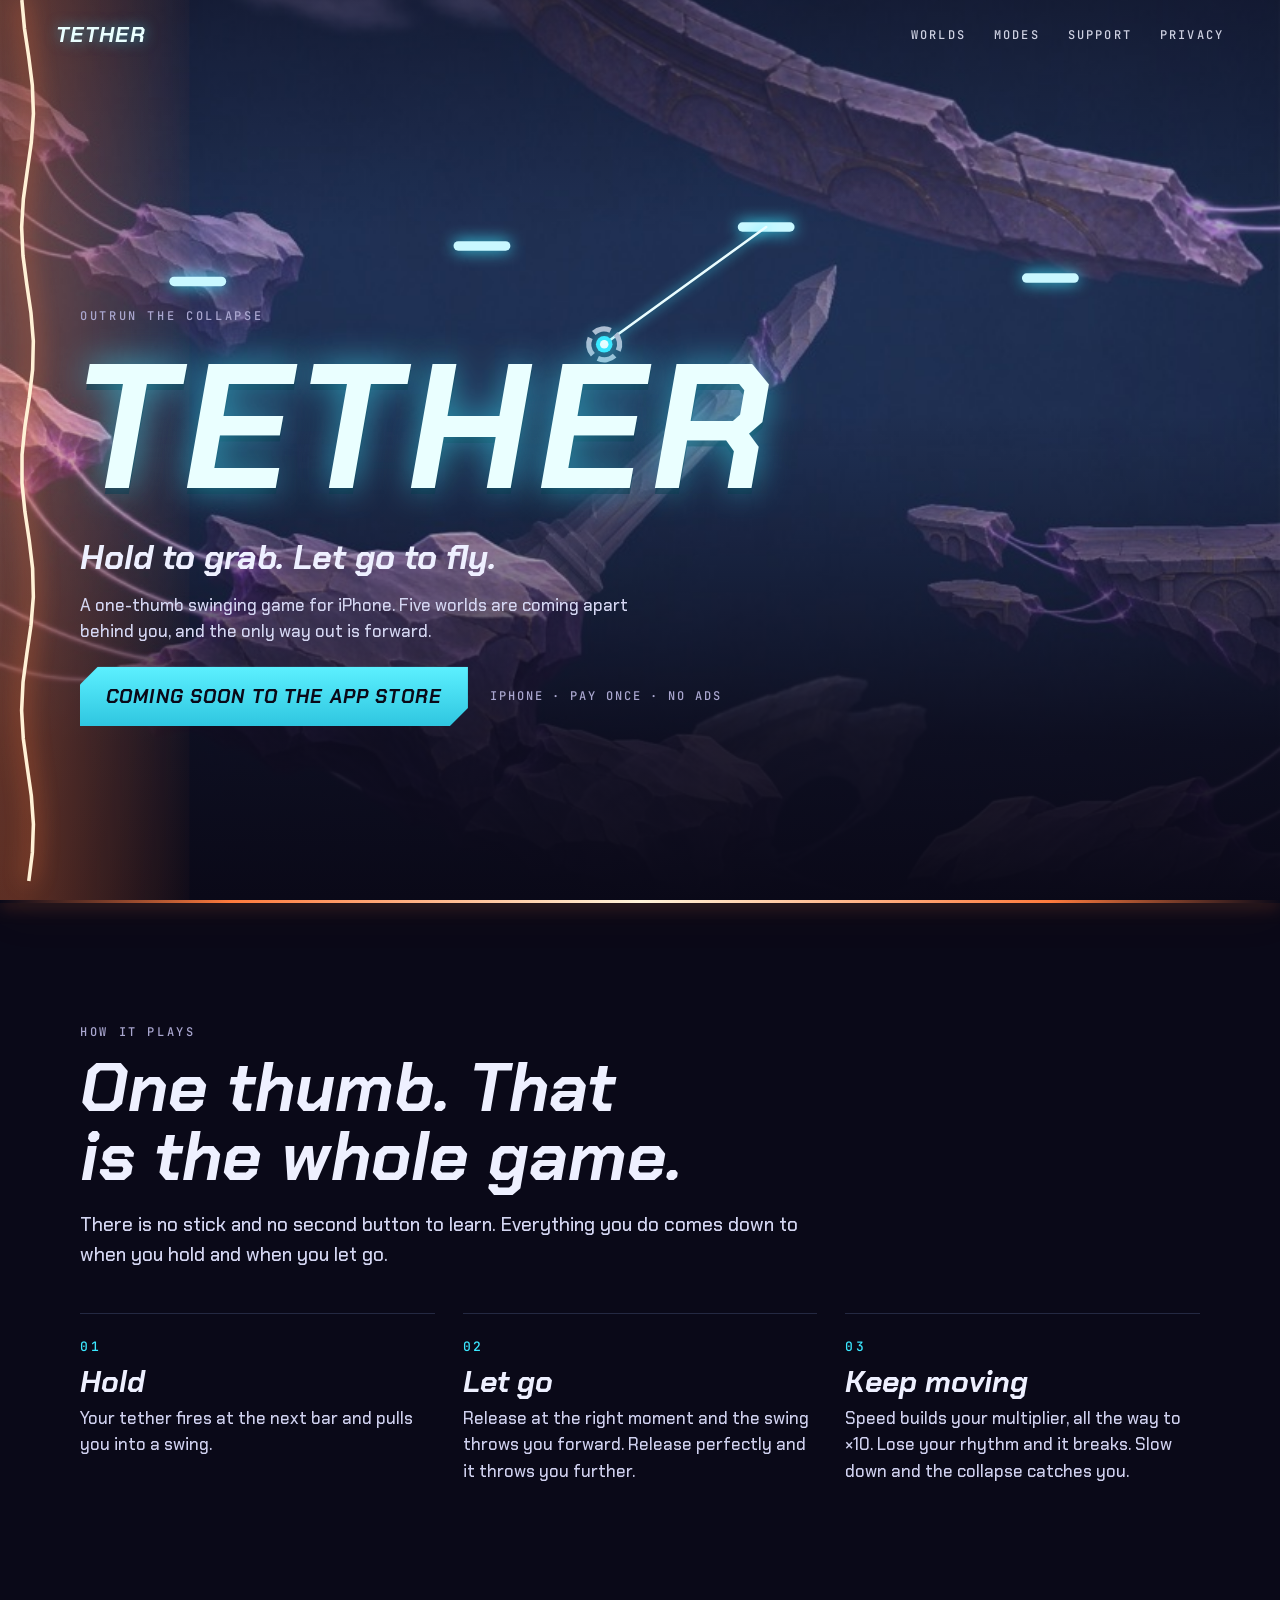
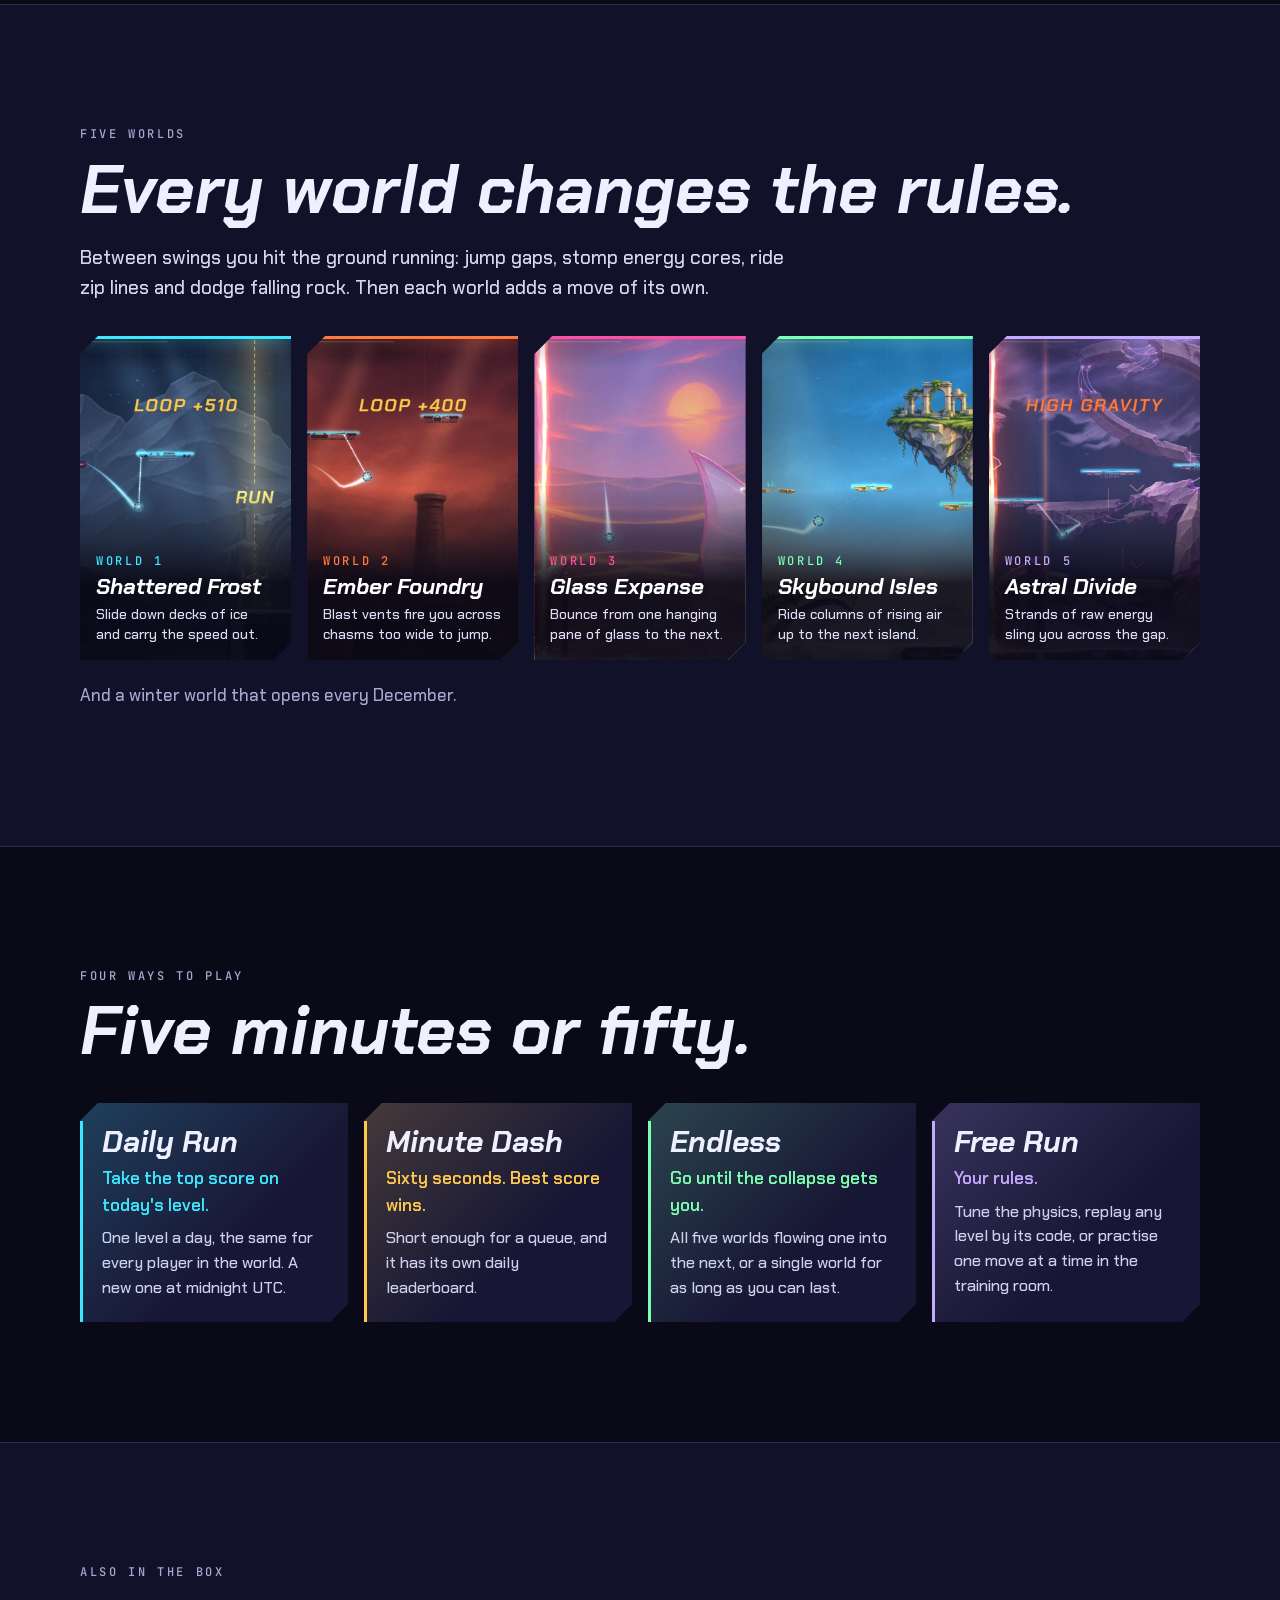
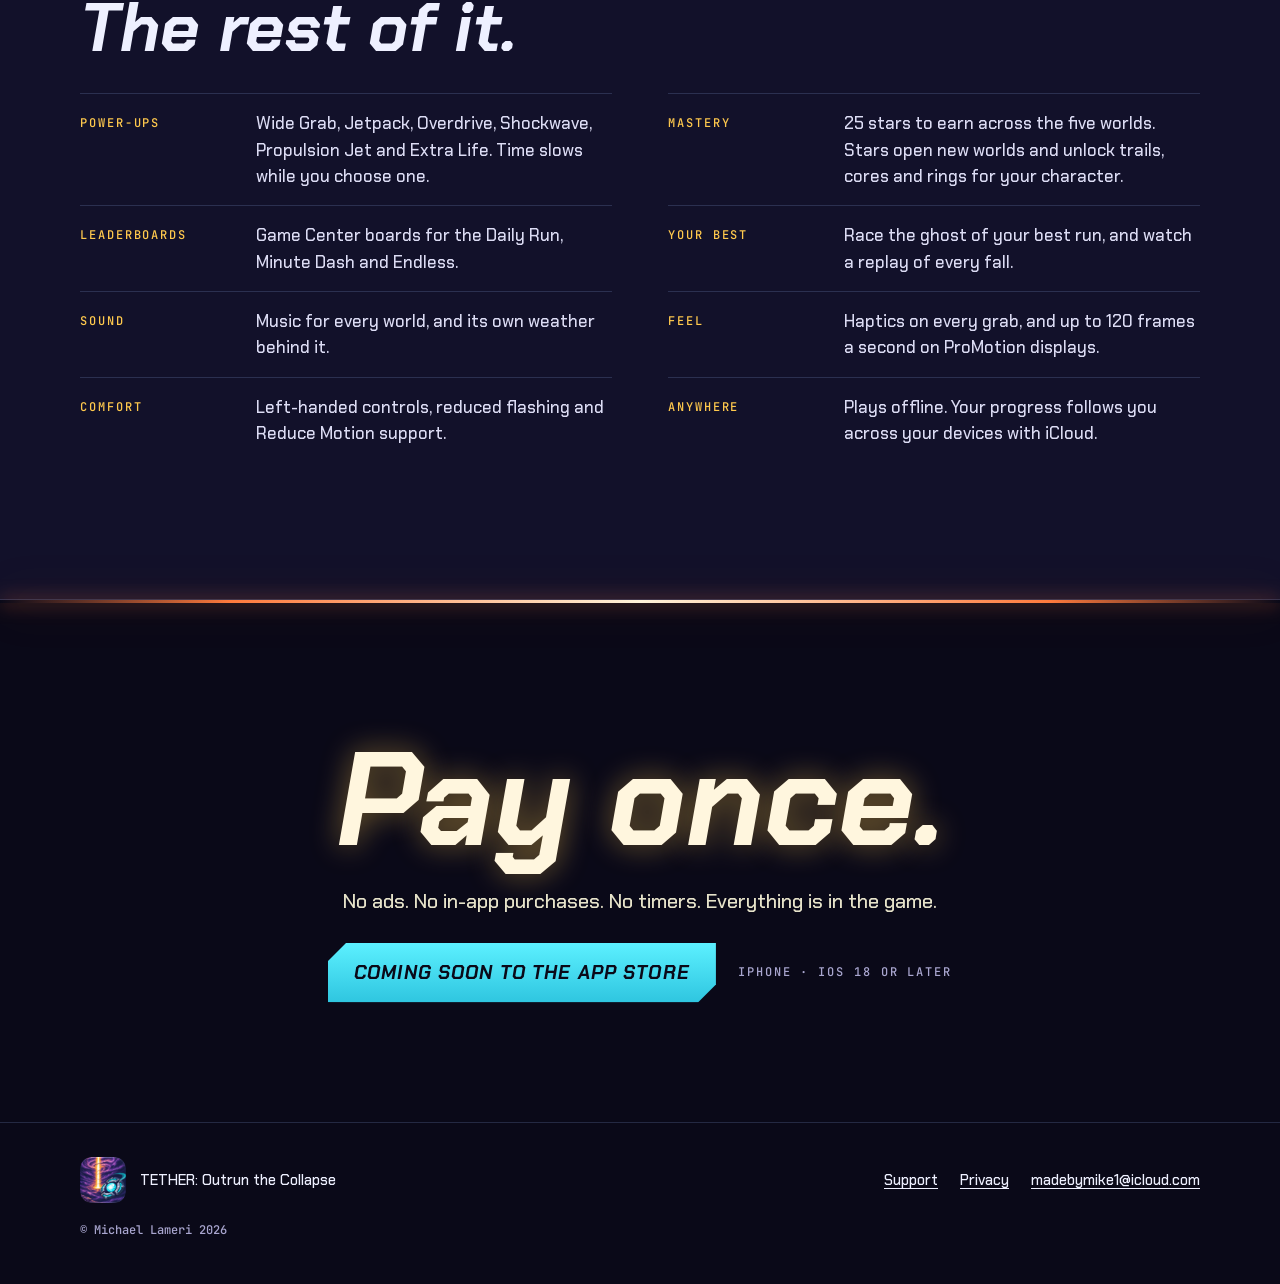
<file: index.html>
<!doctype html>
<html lang="en">
<head>
<meta charset="utf-8">
<meta name="viewport" content="width=device-width, initial-scale=1, viewport-fit=cover">
<title>TETHER: Outrun the Collapse</title>
<meta name="description" content="A one-thumb swinging game for iPhone. Hold to grab, let go to fly, and stay ahead of the collapse through five worlds. Pay once: no ads, no in-app purchases.">
<meta name="theme-color" content="#0a0918">
<meta property="og:title" content="TETHER: Outrun the Collapse">
<meta property="og:description" content="Hold to grab. Let go to fly. A one-thumb swinging game for iPhone.">
<meta property="og:type" content="website">
<meta property="og:image" content="assets/img/icon.png">
<link rel="icon" href="assets/img/favicon.png">
<link rel="apple-touch-icon" href="assets/img/icon.png">
<link rel="stylesheet" href="styles.css">
</head>
<body>

<header class="top">
  <a class="mark" href="index.html" aria-label="TETHER, home">TETHER</a>
  <nav aria-label="Site">
    <a href="#worlds">Worlds</a>
    <a href="#modes">Modes</a>
    <a href="support.html">Support</a>
    <a href="privacy.html">Privacy</a>
  </nav>
</header>

<main>

<section class="hero" aria-labelledby="title">
  <div class="sky" style="background-image:url('assets/img/hero.jpg')"></div>
  <canvas id="swing" aria-hidden="true"></canvas>
  <div class="shade"></div>
  <div class="wrap words">
    <p class="label">Outrun the collapse</p>
    <h1 id="title">TETHER</h1>
    <p class="pitch">Hold to grab. Let go to fly.</p>
    <p class="sub">A one-thumb swinging game for iPhone. Five worlds are coming apart behind you, and the only way out is forward.</p>
    <div class="cta">
      <a class="store cut" aria-disabled="true">Coming soon to the App Store</a>
      <span class="facts">iPhone &middot; Pay once &middot; No ads</span>
    </div>
  </div>
</section>

<hr class="beam">

<section aria-labelledby="how">
  <div class="wrap">
    <p class="label">How it plays</p>
    <h2 id="how">One thumb. That is the whole game.</h2>
    <p class="lede">There is no stick and no second button to learn. Everything you do comes down to when you hold and when you let go.</p>
    <ol class="beats">
      <li>
        <span class="n">01</span>
        <h3>Hold</h3>
        <p>Your tether fires at the next bar and pulls you into a swing.</p>
      </li>
      <li>
        <span class="n">02</span>
        <h3>Let go</h3>
        <p>Release at the right moment and the swing throws you forward. Release perfectly and it throws you further.</p>
      </li>
      <li>
        <span class="n">03</span>
        <h3>Keep moving</h3>
        <p>Speed builds your multiplier, all the way to &times;10. Lose your rhythm and it breaks. Slow down and the collapse catches you.</p>
      </li>
    </ol>
  </div>
</section>

<section class="band" id="worlds" aria-labelledby="worlds-title">
  <div class="wrap">
    <p class="label">Five worlds</p>
    <h2 id="worlds-title">Every world changes the rules.</h2>
    <p class="lede">Between swings you hit the ground running: jump gaps, stomp energy cores, ride zip lines and dodge falling rock. Then each world adds a move of its own.</p>
  </div>
  <div class="worlds" aria-label="The five worlds">
    <figure class="world cut" style="--accent: var(--cyan)">
      <img src="assets/img/world-frost.jpg" width="612" height="940" loading="lazy" alt="Shattered Frost: the character swings from a bar over blue mountains toward a frozen gate.">
      <figcaption><span class="label">World 1</span><h3>Shattered Frost</h3><p>Slide down decks of ice and carry the speed out.</p></figcaption>
    </figure>
    <figure class="world cut" style="--accent: var(--ember)">
      <img src="assets/img/world-foundry.jpg" width="612" height="940" loading="lazy" alt="Ember Foundry: the character swings past a chimney and a giant gear under a red sky.">
      <figcaption><span class="label">World 2</span><h3>Ember Foundry</h3><p>Blast vents fire you across chasms too wide to jump.</p></figcaption>
    </figure>
    <figure class="world cut" style="--accent: var(--pink)">
      <img src="assets/img/world-glass.jpg" width="612" height="940" loading="lazy" alt="Glass Expanse: the collapse beam burns at the left edge of a desert sunset as the character flies ahead of it.">
      <figcaption><span class="label">World 3</span><h3>Glass Expanse</h3><p>Bounce from one hanging pane of glass to the next.</p></figcaption>
    </figure>
    <figure class="world cut" style="--accent: var(--mint)">
      <img src="assets/img/world-skybound.jpg" width="612" height="940" loading="lazy" alt="Skybound Isles: the character flies between floating islands and ruins above the clouds.">
      <figcaption><span class="label">World 4</span><h3>Skybound Isles</h3><p>Ride columns of rising air up to the next island.</p></figcaption>
    </figure>
    <figure class="world cut" style="--accent: var(--lilac)">
      <img src="assets/img/world-astral.jpg" width="612" height="940" loading="lazy" alt="Astral Divide: broken stone rings hang in a violet storm with the collapse beam close behind.">
      <figcaption><span class="label">World 5</span><h3>Astral Divide</h3><p>Strands of raw energy sling you across the gap.</p></figcaption>
    </figure>
  </div>
  <div class="wrap"><p class="worlds-note">And a winter world that opens every December.</p></div>
</section>

<section id="modes" aria-labelledby="modes-title">
  <div class="wrap">
    <p class="label">Four ways to play</p>
    <h2 id="modes-title">Five minutes or fifty.</h2>
    <div class="modes">
      <article class="mode cut" style="--accent: var(--cyan)">
        <h3>Daily Run</h3>
        <p class="line">Take the top score on today's level.</p>
        <p>One level a day, the same for every player in the world. A new one at midnight UTC.</p>
      </article>
      <article class="mode cut" style="--accent: var(--gold)">
        <h3>Minute Dash</h3>
        <p class="line">Sixty seconds. Best score wins.</p>
        <p>Short enough for a queue, and it has its own daily leaderboard.</p>
      </article>
      <article class="mode cut" style="--accent: var(--mint)">
        <h3>Endless</h3>
        <p class="line">Go until the collapse gets you.</p>
        <p>All five worlds flowing one into the next, or a single world for as long as you can last.</p>
      </article>
      <article class="mode cut" style="--accent: var(--lilac)">
        <h3>Free Run</h3>
        <p class="line">Your rules.</p>
        <p>Tune the physics, replay any level by its code, or practise one move at a time in the training room.</p>
      </article>
    </div>
  </div>
</section>

<section class="band" aria-labelledby="kit-title">
  <div class="wrap">
    <p class="label">Also in the box</p>
    <h2 id="kit-title">The rest of it.</h2>
    <dl class="kit">
      <div><dt>Power-ups</dt><dd>Wide Grab, Jetpack, Overdrive, Shockwave, Propulsion Jet and Extra Life. Time slows while you choose one.</dd></div>
      <div><dt>Mastery</dt><dd>25 stars to earn across the five worlds. Stars open new worlds and unlock trails, cores and rings for your character.</dd></div>
      <div><dt>Leaderboards</dt><dd>Game Center boards for the Daily Run, Minute Dash and Endless.</dd></div>
      <div><dt>Your best</dt><dd>Race the ghost of your best run, and watch a replay of every fall.</dd></div>
      <div><dt>Sound</dt><dd>Music for every world, and its own weather behind it.</dd></div>
      <div><dt>Feel</dt><dd>Haptics on every grab, and up to 120 frames a second on ProMotion displays.</dd></div>
      <div><dt>Comfort</dt><dd>Left-handed controls, reduced flashing and Reduce Motion support.</dd></div>
      <div><dt>Anywhere</dt><dd>Plays offline. Your progress follows you across your devices with iCloud.</dd></div>
    </dl>
  </div>
</section>

<hr class="beam">

<section class="once" aria-labelledby="once-title">
  <div class="wrap">
    <h2 id="once-title">Pay once.</h2>
    <p>No ads. No in-app purchases. No timers. Everything is in the game.</p>
    <div class="cta">
      <a class="store cut" aria-disabled="true">Coming soon to the App Store</a>
      <span class="facts">iPhone &middot; iOS 18 or later</span>
    </div>
  </div>
</section>

</main>

<footer>
  <div class="wrap">
    <div class="row">
      <div class="id"><img src="assets/img/icon.png" width="46" height="46" alt=""><span>TETHER: Outrun the Collapse</span></div>
      <nav aria-label="Footer">
        <a href="support.html">Support</a>
        <a href="privacy.html">Privacy</a>
        <a href="mailto:madebymike1@icloud.com">madebymike1@icloud.com</a>
      </nav>
    </div>
    <p class="fine">&copy; Michael Lameri 2026</p>
  </div>
</footer>

<script src="swing.js"></script>
</body>
</html>
</file>
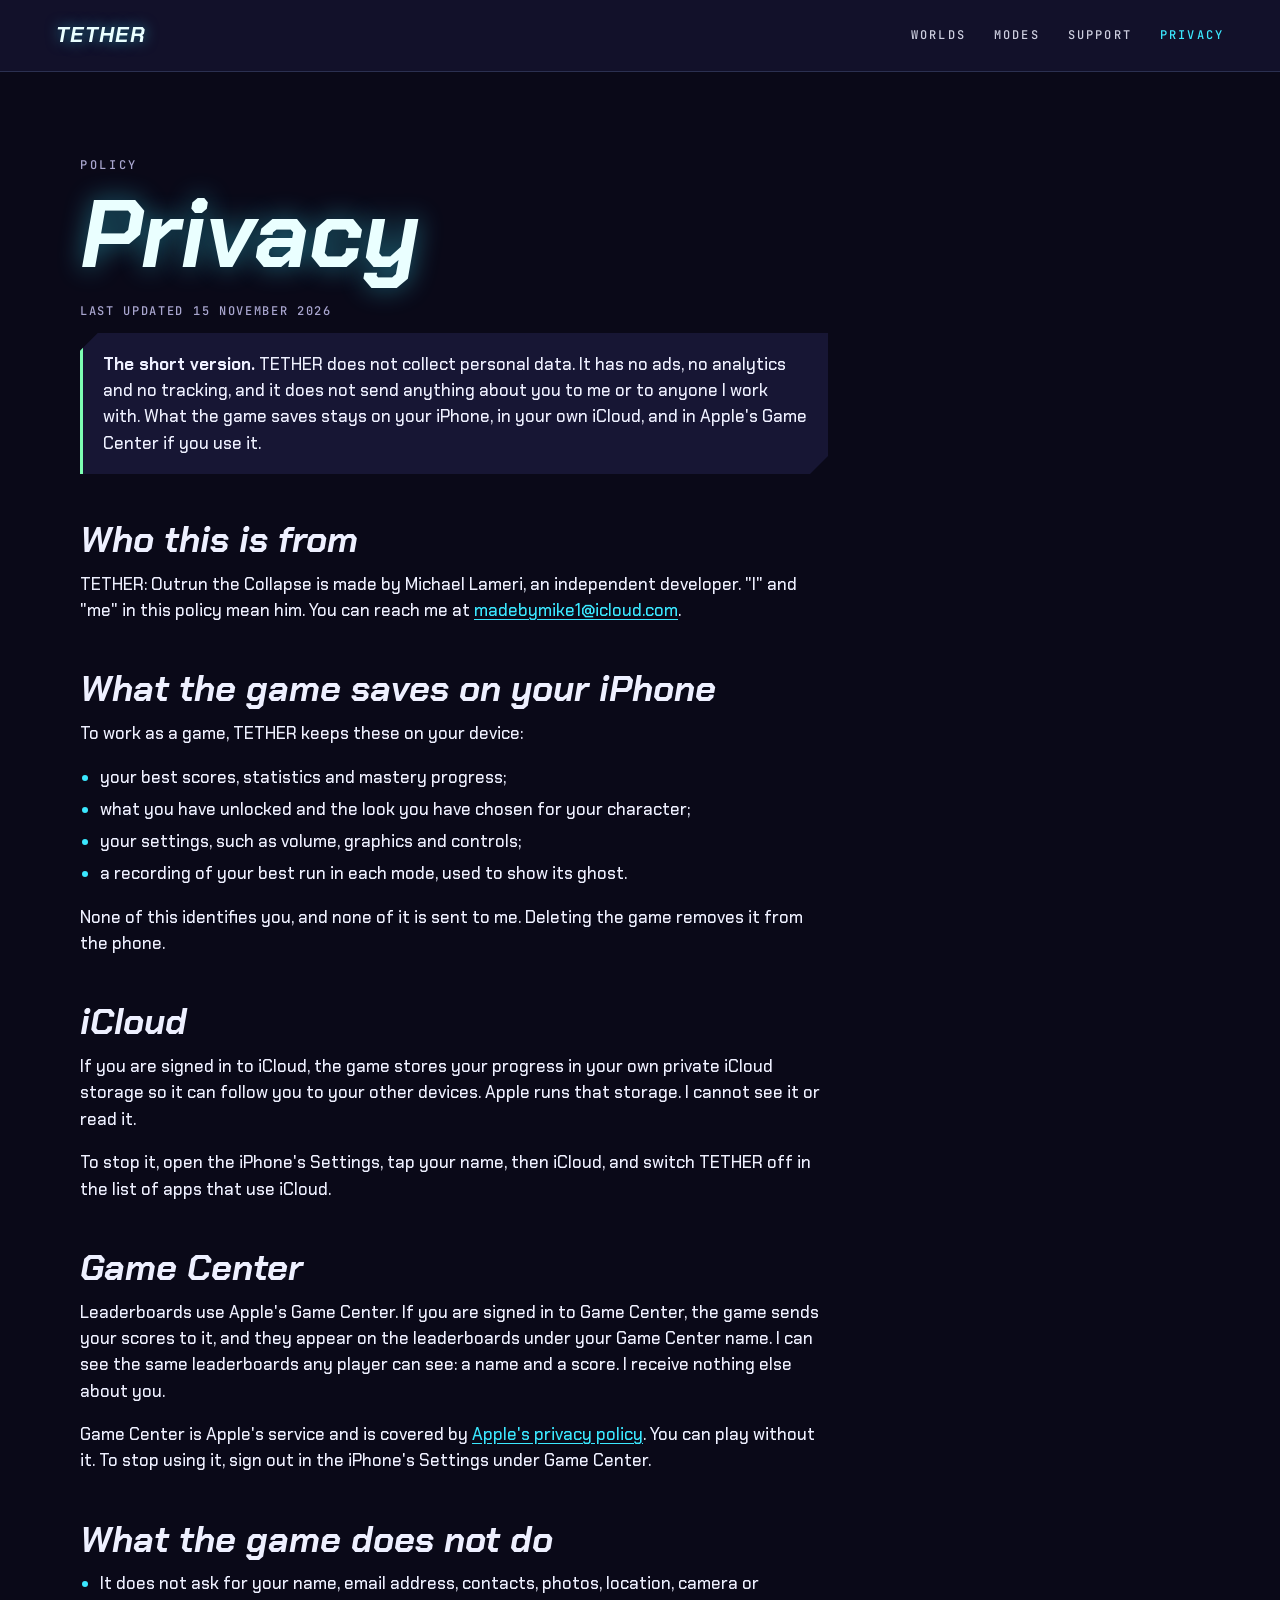
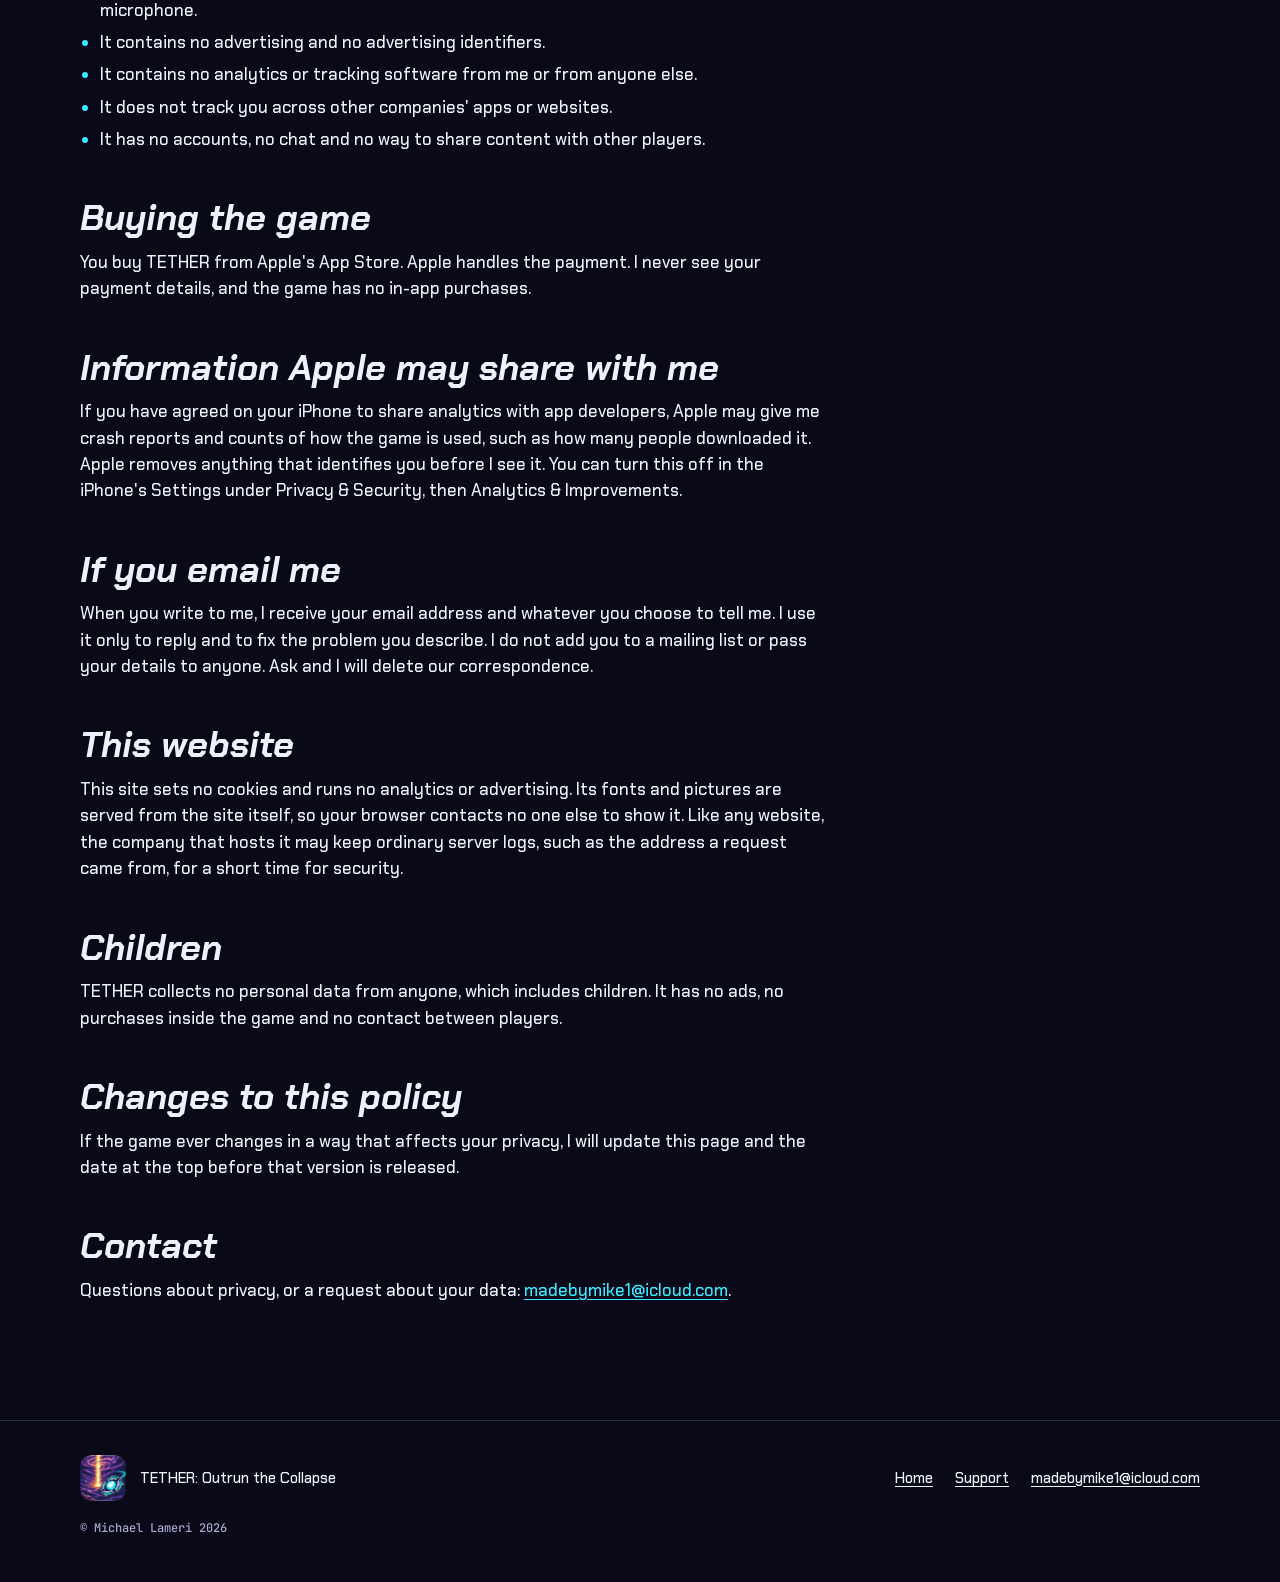
<file: privacy.html>
<!doctype html>
<html lang="en">
<head>
<meta charset="utf-8">
<meta name="viewport" content="width=device-width, initial-scale=1, viewport-fit=cover">
<title>Privacy: TETHER</title>
<meta name="description" content="The privacy policy for TETHER: Outrun the Collapse. The game collects no personal data, shows no ads and does no tracking.">
<meta name="theme-color" content="#0a0918">
<link rel="icon" href="assets/img/favicon.png">
<link rel="stylesheet" href="styles.css">
</head>
<body>

<header class="top solid">
  <a class="mark" href="index.html" aria-label="TETHER, home">TETHER</a>
  <nav aria-label="Site">
    <a href="index.html#worlds">Worlds</a>
    <a href="index.html#modes">Modes</a>
    <a href="support.html">Support</a>
    <a href="privacy.html" aria-current="page">Privacy</a>
  </nav>
</header>

<main class="page">
  <div class="wrap">
    <p class="label">Policy</p>
    <h1>Privacy</h1>
    <p class="updated">Last updated 15 November 2026</p>

    <div class="prose">

      <div class="summary-box cut">
        <p><strong>The short version.</strong> TETHER does not collect personal data. It has no ads, no analytics and no tracking, and it does not send anything about you to me or to anyone I work with. What the game saves stays on your iPhone, in your own iCloud, and in Apple's Game Center if you use it.</p>
      </div>

      <h2>Who this is from</h2>
      <p>TETHER: Outrun the Collapse is made by Michael Lameri, an independent developer. "I" and "me" in this policy mean him. You can reach me at <a href="mailto:madebymike1@icloud.com">madebymike1@icloud.com</a>.</p>

      <h2>What the game saves on your iPhone</h2>
      <p>To work as a game, TETHER keeps these on your device:</p>
      <ul>
        <li>your best scores, statistics and mastery progress;</li>
        <li>what you have unlocked and the look you have chosen for your character;</li>
        <li>your settings, such as volume, graphics and controls;</li>
        <li>a recording of your best run in each mode, used to show its ghost.</li>
      </ul>
      <p>None of this identifies you, and none of it is sent to me. Deleting the game removes it from the phone.</p>

      <h2>iCloud</h2>
      <p>If you are signed in to iCloud, the game stores your progress in your own private iCloud storage so it can follow you to your other devices. Apple runs that storage. I cannot see it or read it.</p>
      <p>To stop it, open the iPhone's Settings, tap your name, then iCloud, and switch TETHER off in the list of apps that use iCloud.</p>

      <h2>Game Center</h2>
      <p>Leaderboards use Apple's Game Center. If you are signed in to Game Center, the game sends your scores to it, and they appear on the leaderboards under your Game Center name. I can see the same leaderboards any player can see: a name and a score. I receive nothing else about you.</p>
      <p>Game Center is Apple's service and is covered by <a href="https://www.apple.com/legal/privacy/">Apple's privacy policy</a>. You can play without it. To stop using it, sign out in the iPhone's Settings under Game Center.</p>

      <h2>What the game does not do</h2>
      <ul>
        <li>It does not ask for your name, email address, contacts, photos, location, camera or microphone.</li>
        <li>It contains no advertising and no advertising identifiers.</li>
        <li>It contains no analytics or tracking software from me or from anyone else.</li>
        <li>It does not track you across other companies' apps or websites.</li>
        <li>It has no accounts, no chat and no way to share content with other players.</li>
      </ul>

      <h2>Buying the game</h2>
      <p>You buy TETHER from Apple's App Store. Apple handles the payment. I never see your payment details, and the game has no in-app purchases.</p>

      <h2>Information Apple may share with me</h2>
      <p>If you have agreed on your iPhone to share analytics with app developers, Apple may give me crash reports and counts of how the game is used, such as how many people downloaded it. Apple removes anything that identifies you before I see it. You can turn this off in the iPhone's Settings under Privacy &amp; Security, then Analytics &amp; Improvements.</p>

      <h2>If you email me</h2>
      <p>When you write to me, I receive your email address and whatever you choose to tell me. I use it only to reply and to fix the problem you describe. I do not add you to a mailing list or pass your details to anyone. Ask and I will delete our correspondence.</p>

      <h2>This website</h2>
      <p>This site sets no cookies and runs no analytics or advertising. Its fonts and pictures are served from the site itself, so your browser contacts no one else to show it. Like any website, the company that hosts it may keep ordinary server logs, such as the address a request came from, for a short time for security.</p>

      <h2>Children</h2>
      <p>TETHER collects no personal data from anyone, which includes children. It has no ads, no purchases inside the game and no contact between players.</p>

      <h2>Changes to this policy</h2>
      <p>If the game ever changes in a way that affects your privacy, I will update this page and the date at the top before that version is released.</p>

      <h2>Contact</h2>
      <p>Questions about privacy, or a request about your data: <a href="mailto:madebymike1@icloud.com?subject=TETHER%20privacy">madebymike1@icloud.com</a>.</p>

    </div>
  </div>
</main>

<footer>
  <div class="wrap">
    <div class="row">
      <div class="id"><img src="assets/img/icon.png" width="46" height="46" alt=""><span>TETHER: Outrun the Collapse</span></div>
      <nav aria-label="Footer">
        <a href="index.html">Home</a>
        <a href="support.html">Support</a>
        <a href="mailto:madebymike1@icloud.com">madebymike1@icloud.com</a>
      </nav>
    </div>
    <p class="fine">&copy; Michael Lameri 2026</p>
  </div>
</footer>

</body>
</html>
</file>
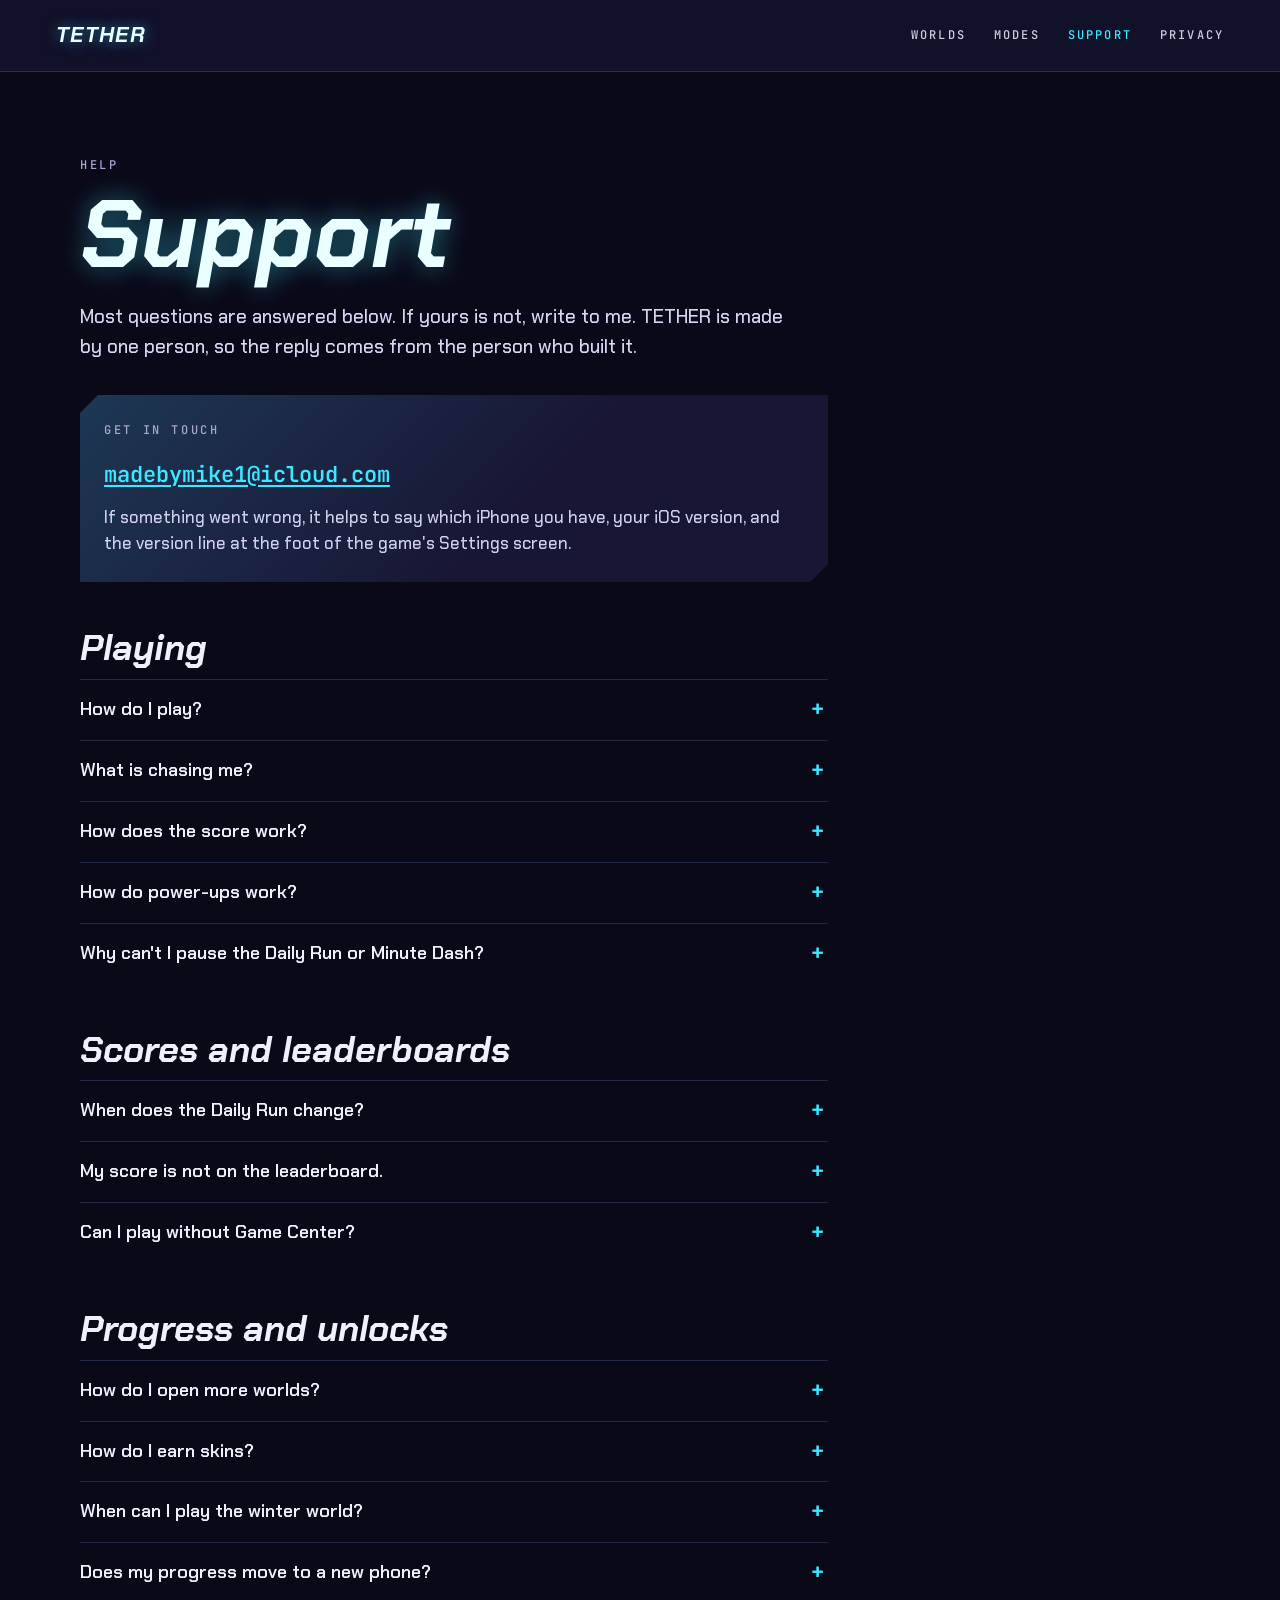
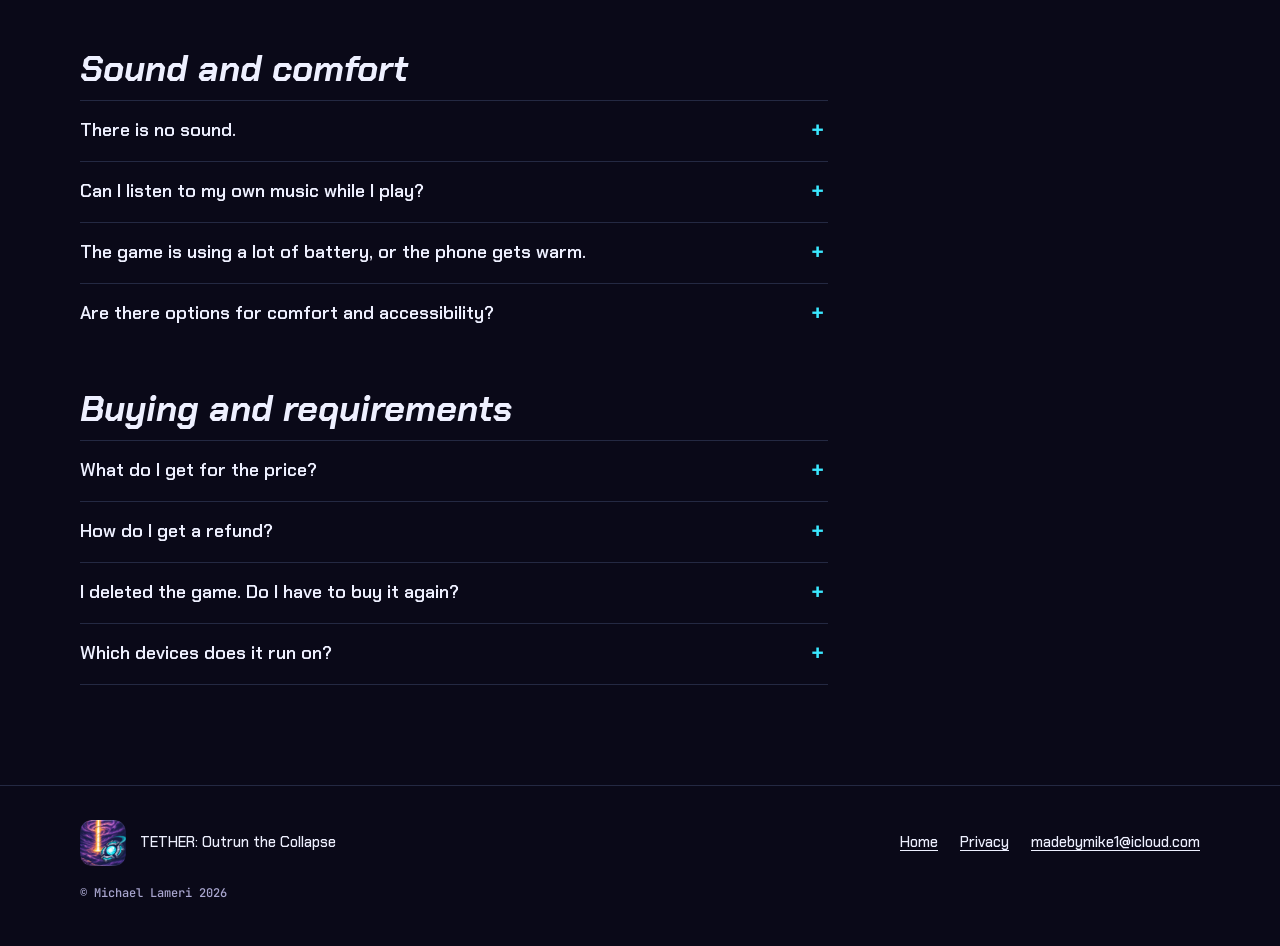
<file: support.html>
<!doctype html>
<html lang="en">
<head>
<meta charset="utf-8">
<meta name="viewport" content="width=device-width, initial-scale=1, viewport-fit=cover">
<title>Support: TETHER</title>
<meta name="description" content="Help with TETHER: Outrun the Collapse. How to play, scores and leaderboards, progress, sound, purchases, and how to get in touch.">
<meta name="theme-color" content="#0a0918">
<link rel="icon" href="assets/img/favicon.png">
<link rel="stylesheet" href="styles.css">
</head>
<body>

<header class="top solid">
  <a class="mark" href="index.html" aria-label="TETHER, home">TETHER</a>
  <nav aria-label="Site">
    <a href="index.html#worlds">Worlds</a>
    <a href="index.html#modes">Modes</a>
    <a href="support.html" aria-current="page">Support</a>
    <a href="privacy.html">Privacy</a>
  </nav>
</header>

<main class="page">
  <div class="wrap">
    <p class="label">Help</p>
    <h1>Support</h1>
    <p class="lede">Most questions are answered below. If yours is not, write to me. TETHER is made by one person, so the reply comes from the person who built it.</p>

    <div class="contact cut">
      <p class="label">Get in touch</p>
      <a class="mail" href="mailto:madebymike1@icloud.com?subject=TETHER%20support">madebymike1@icloud.com</a>
      <p>If something went wrong, it helps to say which iPhone you have, your iOS version, and the version line at the foot of the game's Settings screen.</p>
    </div>

    <div class="prose">

      <h2>Playing</h2>
      <details>
        <summary>How do I play?</summary>
        <div>
          <p>Hold anywhere on the screen to fire your tether at the next bar. You swing while you hold. Let go to fly, then hold again to catch the next bar.</p>
          <p>On the ground, in a run section, a tap is a hop and a longer hold is a higher jump. The game's Settings has a How To tab with every move, and Free Run has a training room where nothing ends the run.</p>
        </div>
      </details>
      <details>
        <summary>What is chasing me?</summary>
        <div><p>The collapse: a beam that follows you from the left and speeds up as the run goes on. If it reaches you, the run is over. There is also a void below, so falling ends the run too.</p></div>
      </details>
      <details>
        <summary>How does the score work?</summary>
        <div><p>Distance and time earn points, and both are multiplied by your multiplier, which runs from &times;1 to &times;10 and builds with speed. Clean and perfect releases, chained grabs, loops and other skilful moves push it up faster. Losing momentum breaks it.</p></div>
      </details>
      <details>
        <summary>How do power-ups work?</summary>
        <div><p>You collect them in run sections. Press the bolt button to use one: time slows while you choose. The How To tab in Settings lists what each one does.</p></div>
      </details>
      <details>
        <summary>Why can't I pause the Daily Run or Minute Dash?</summary>
        <div><p>Those two are ranked, and every player gets the same level, so pausing is off to keep it fair. If a call or a notification interrupts a run, the game holds it and counts you back in when you return. Endless runs in a single world and Free Run can be paused.</p></div>
      </details>

      <h2>Scores and leaderboards</h2>
      <details>
        <summary>When does the Daily Run change?</summary>
        <div><p>At midnight UTC, for everyone at once. The tile on the main menu counts down to the next one. Minute Dash changes at the same time.</p></div>
      </details>
      <details>
        <summary>My score is not on the leaderboard.</summary>
        <div>
          <p>Leaderboards use Apple's Game Center. Check that you are signed in: open the iPhone's Settings, then Game Center. Scores are sent when the phone is online.</p>
          <p>A Daily Run only counts for the day it was started on. A run that begins before midnight UTC and ends after it is not posted.</p>
        </div>
      </details>
      <details>
        <summary>Can I play without Game Center?</summary>
        <div><p>Yes. Everything works without it. You keep your own best scores on the phone, and only the shared leaderboards are missing.</p></div>
      </details>

      <h2>Progress and unlocks</h2>
      <details>
        <summary>How do I open more worlds?</summary>
        <div><p>With mastery stars. Each of the five worlds has five goals, and each goal you finish earns a star. Ember Foundry opens at 2 stars, Glass Expanse at 5, Skybound Isles at 9 and Astral Divide at 14. The Daily Run, Minute Dash and the Endless tour pass through every world from the start, so you can earn stars for worlds you have not opened yet.</p></div>
      </details>
      <details>
        <summary>How do I earn skins?</summary>
        <div><p>Each world has a skin in three pieces. The trail comes with that world's first star, the core with its third, and the ring with its fifth. The Progress screen, behind the star button on the main menu, shows what is next.</p></div>
      </details>
      <details>
        <summary>When can I play the winter world?</summary>
        <div><p>Solstice Hollow is open from 1 December to 6 January, by your phone's own clock. Its tile appears on the main menu during those weeks.</p></div>
      </details>
      <details>
        <summary>Does my progress move to a new phone?</summary>
        <div><p>Yes, if you are signed in to iCloud on both. Stars, unlocks and bests are kept in your own iCloud and joined together across your devices. If progress has not appeared, check that iCloud is switched on for the phone and give it a minute on a good connection.</p></div>
      </details>

      <h2>Sound and comfort</h2>
      <details>
        <summary>There is no sound.</summary>
        <div><p>The game follows the ring and silent switch, so it is quiet when the phone is on silent. Check the volume buttons too, and the four sliders under Settings, then Sound: Master, Music, Effects and Ambience.</p></div>
      </details>
      <details>
        <summary>Can I listen to my own music while I play?</summary>
        <div><p>Yes. Your music keeps playing, and the game turns its own music off while it does. You still hear the game's effects.</p></div>
      </details>
      <details>
        <summary>The game is using a lot of battery, or the phone gets warm.</summary>
        <div><p>Open Settings, then Graphics. Turning off Smooth motion holds the game at 60 frames a second, and the SAVER preset switches off the heaviest effects. Low Power Mode does the first of these for you.</p></div>
      </details>
      <details>
        <summary>Are there options for comfort and accessibility?</summary>
        <div><p>Under Settings, then Play, you can reduce flashing, switch to left-handed controls, and turn off screen shake and vibration. The game also follows the iPhone's Reduce Motion setting.</p></div>
      </details>

      <h2>Buying and requirements</h2>
      <details>
        <summary>What do I get for the price?</summary>
        <div><p>The whole game. There are no ads, no in-app purchases and nothing else to buy later.</p></div>
      </details>
      <details>
        <summary>How do I get a refund?</summary>
        <div><p>Purchases and refunds are handled by Apple. Go to <a href="https://reportaproblem.apple.com">reportaproblem.apple.com</a>, sign in, and choose the purchase.</p></div>
      </details>
      <details>
        <summary>I deleted the game. Do I have to buy it again?</summary>
        <div><p>No. Download it again from the App Store with the same Apple Account and it is free.</p></div>
      </details>
      <details>
        <summary>Which devices does it run on?</summary>
        <div><p>iPhone, with iOS 18 or later. It plays in portrait and is in English.</p></div>
      </details>

    </div>
  </div>
</main>

<footer>
  <div class="wrap">
    <div class="row">
      <div class="id"><img src="assets/img/icon.png" width="46" height="46" alt=""><span>TETHER: Outrun the Collapse</span></div>
      <nav aria-label="Footer">
        <a href="index.html">Home</a>
        <a href="privacy.html">Privacy</a>
        <a href="mailto:madebymike1@icloud.com">madebymike1@icloud.com</a>
      </nav>
    </div>
    <p class="fine">&copy; Michael Lameri 2026</p>
  </div>
</footer>

</body>
</html>
</file>
<file: styles.css>
/* TETHER: Outrun the Collapse. The site wears the game's own colours, type and cut corners. */

@font-face { font-family: "Chakra Petch"; src: url("assets/fonts/ChakraPetch-Medium.ttf") format("truetype"); font-weight: 500; font-display: swap; }
@font-face { font-family: "Chakra Petch"; src: url("assets/fonts/ChakraPetch-SemiBold.ttf") format("truetype"); font-weight: 600; font-display: swap; }
@font-face { font-family: "Chakra Petch"; src: url("assets/fonts/ChakraPetch-Bold.ttf") format("truetype"); font-weight: 700; font-display: swap; }
@font-face { font-family: "Chakra Petch"; src: url("assets/fonts/ChakraPetch-BoldItalic.ttf") format("truetype"); font-weight: 700; font-style: italic; font-display: swap; }
@font-face { font-family: "JetBrains Mono"; src: url("assets/fonts/JetBrainsMono-Variable.ttf") format("truetype"); font-weight: 100 800; font-display: swap; }

:root {
  --ink: #0a0918;
  --ink-2: #12112a;
  --panel: #171634;
  --line: rgba(155, 190, 255, 0.18);
  --text: #eef0ff;
  --muted: #a9a6cf;
  --cyan: #3be8ff;
  --pink: #ff4fa3;
  --ember: #ff7a3d;
  --gold: #ffc94d;
  --lilac: #c4aaff;
  --mint: #7dffb2;
  --display: "Chakra Petch", "Avenir Next", "Segoe UI", sans-serif;
  --mono: "JetBrains Mono", ui-monospace, "SF Mono", Menlo, monospace;
  --gutter: clamp(16px, 5vw, 56px);
  --measure: 1120px;
  --cut: 18px;
}

* { box-sizing: border-box; }
html { scroll-behavior: smooth; -webkit-text-size-adjust: 100%; }
body {
  margin: 0;
  background: var(--ink);
  color: var(--text);
  font-family: var(--display);
  font-weight: 500;
  font-size: 17px;
  line-height: 1.55;
}
img { max-width: 100%; height: auto; display: block; }
a { color: var(--cyan); text-underline-offset: 3px; }
a:hover { color: #fff; }
:focus-visible { outline: 2px solid var(--cyan); outline-offset: 3px; }
h1, h2, h3 { font-style: italic; font-weight: 700; line-height: 1.02; margin: 0; text-wrap: balance; }
p { margin: 0 0 1em; }

.wrap { width: min(100% - 2 * var(--gutter), var(--measure)); margin-inline: auto; }

/* The small spaced capitals the game uses for labels. */
.label {
  font-family: var(--mono);
  font-size: 12px;
  font-weight: 500;
  letter-spacing: 0.22em;
  text-transform: uppercase;
  color: var(--muted);
}

/* The game's cut-corner tile: top-left and bottom-right corners sliced. */
.cut {
  clip-path: polygon(var(--cut) 0, 100% 0, 100% calc(100% - var(--cut)), calc(100% - var(--cut)) 100%, 0 100%, 0 var(--cut));
}

/* Header */
.top {
  position: absolute; inset: 0 0 auto 0; z-index: 5;
  display: flex; align-items: center; justify-content: space-between; gap: 16px;
  padding: 18px var(--gutter);
}
.top .mark { font-style: italic; font-weight: 700; font-size: 22px; letter-spacing: 0.06em; color: #eaffff; text-decoration: none; text-shadow: 0 0 14px rgba(59, 232, 255, 0.55); }
.top nav { display: flex; gap: clamp(12px, 3vw, 28px); }
.top nav a { font-family: var(--mono); font-size: 12px; letter-spacing: 0.18em; text-transform: uppercase; color: var(--text); text-decoration: none; opacity: 0.85; padding: 8px 0; }
.top nav a:hover, .top nav a[aria-current] { opacity: 1; color: var(--cyan); }
.top.solid { position: static; border-bottom: 1px solid var(--line); background: var(--ink-2); }

/* Hero: the playfield fills it, the words sit low on the left. */
.hero { position: relative; min-height: min(100svh, 900px); display: flex; align-items: flex-end; overflow: hidden; isolation: isolate; }
.hero .sky { position: absolute; inset: 0; z-index: -3; background: #0d0b24 center / cover no-repeat; }
.hero .shade { position: absolute; inset: 0; z-index: -2; background: linear-gradient(180deg, rgba(10, 9, 24, 0.5) 0%, rgba(10, 9, 24, 0) 26%, rgba(10, 9, 24, 0) 46%, rgba(10, 9, 24, 0.86) 82%, var(--ink) 100%); }
/* The swing plays itself: it takes no input, so a touch on it scrolls the page as anywhere else. */
.hero canvas { position: absolute; inset: 0; width: 100%; height: 100%; z-index: -1; pointer-events: none; }
.hero .words { padding: 0 0 clamp(28px, 6vh, 64px); }
.hero h1 {
  font-size: clamp(64px, 15vw, 176px);
  letter-spacing: 0.04em;
  color: #eaffff;
  text-shadow: 0 0 34px rgba(59, 232, 255, 0.6), 0 6px 0 rgba(8, 40, 60, 0.55);
  margin: 6px 0 14px -0.04em;
}
.hero .pitch { font-size: clamp(22px, 3.4vw, 34px); font-style: italic; font-weight: 700; margin: 0 0 8px; }
.hero .sub { max-width: 34em; color: #d4d6f2; margin: 0 0 22px; }

.cta { display: flex; flex-wrap: wrap; align-items: center; gap: 14px 22px; }
.store {
  display: inline-block; padding: 15px 26px;
  font-style: italic; font-weight: 700; font-size: 19px; letter-spacing: 0.06em; text-transform: uppercase; text-decoration: none;
  color: var(--ink); background: linear-gradient(180deg, #5cf0ff, #2fc6e0);
  filter: drop-shadow(0 0 16px rgba(59, 232, 255, 0.45));
}
.store[aria-disabled="true"] { cursor: default; }
.facts { font-family: var(--mono); font-size: 12px; letter-spacing: 0.16em; text-transform: uppercase; color: var(--muted); }

/* Sections */
section { padding: clamp(56px, 10vw, 120px) 0; }
.band { background: var(--ink-2); border-block: 1px solid var(--line); }
h2 { font-size: clamp(34px, 6vw, 68px); margin: 10px 0 18px; }
.lede { max-width: 38em; color: #d4d6f2; font-size: 19px; }

/* How it plays: three numbered beats on a hairline. */
.beats { list-style: none; margin: 44px 0 0; padding: 0; display: grid; gap: 28px; grid-template-columns: repeat(auto-fit, minmax(230px, 1fr)); }
.beats li { border-top: 1px solid var(--line); padding-top: 18px; }
.beats .n { font-family: var(--mono); font-size: 13px; letter-spacing: 0.2em; color: var(--cyan); }
.beats h3 { font-size: 30px; margin: 8px 0 8px; }
.beats p { color: #cfd0ee; margin: 0; }

/* The beam: the collapse's own line, used as a divider. */
.beam { height: 3px; border: 0; margin: 0; background: linear-gradient(90deg, transparent, var(--ember) 18%, #fff3da 50%, var(--ember) 82%, transparent); box-shadow: 0 0 18px rgba(255, 122, 61, 0.75), 0 0 46px rgba(255, 122, 61, 0.35); }

/* Worlds: five tall cards in one centred row, on the same measure as the text above them.
   On a narrow screen there is no room for five, so they become a strip you scroll sideways,
   starting from the same left margin as everything else. */
.worlds { display: grid; grid-template-columns: repeat(5, minmax(0, 1fr)); gap: 16px; width: min(100% - 2 * var(--gutter), var(--measure)); margin: 34px auto 0; }
@media (max-width: 1000px) {
  .worlds { width: auto; margin: 34px 0 0; grid-template-columns: none; grid-auto-flow: column; grid-auto-columns: min(72vw, 290px); overflow-x: auto; scroll-snap-type: x mandatory; scroll-padding-inline: var(--gutter); padding: 0 var(--gutter) 20px; scrollbar-width: thin; scrollbar-color: #3a3870 transparent; }
  .world { scroll-snap-align: start; }
}
.world { position: relative; margin: 0; background: var(--panel); --accent: var(--cyan); }
.world img { width: 100%; height: auto; aspect-ratio: 612 / 940; object-fit: cover; }
.world figcaption { position: absolute; inset: auto 0 0 0; padding: 56px 16px 16px; background: linear-gradient(180deg, transparent, rgba(8, 7, 20, 0.92) 55%); }
.world h3 { font-size: clamp(19px, 1.75vw, 24px); color: #fff; margin-top: 4px; }
.world p { margin: 6px 0 0; font-size: 14px; line-height: 1.4; color: #dcdcf4; }
.world .label { color: var(--accent); }
.world::before { content: ""; position: absolute; inset: 0 0 auto 0; height: 3px; background: var(--accent); box-shadow: 0 0 16px var(--accent); z-index: 1; }
.worlds-note { margin-top: 22px; color: var(--muted); }

/* Modes: the main menu's tiles. */
.modes { display: grid; gap: 16px; grid-template-columns: repeat(auto-fit, minmax(250px, 1fr)); margin-top: 36px; }
.mode { --accent: var(--cyan); background: linear-gradient(135deg, color-mix(in srgb, var(--accent) 20%, var(--panel)), var(--panel) 62%); padding: 24px 22px 22px; position: relative; }
.mode::after { content: ""; position: absolute; left: 0; top: var(--cut); bottom: 0; width: 3px; background: var(--accent); }
.mode h3 { font-size: 30px; }
.mode .line { font-weight: 600; color: var(--accent); margin: 8px 0 8px; }
.mode p:last-child { margin: 0; color: #cfd0ee; font-size: 16px; }

/* The rest of what's in the game: a plain two-column list with mono labels. */
.kit { display: grid; gap: 0 56px; grid-template-columns: repeat(auto-fit, minmax(min(100%, 440px), 1fr)); margin-top: 30px; }
.kit div { display: grid; grid-template-columns: 9.5em 1fr; gap: 14px; padding: 16px 0; border-top: 1px solid var(--line); }
.kit dt { font-family: var(--mono); font-size: 12px; letter-spacing: 0.16em; text-transform: uppercase; color: var(--gold); padding-top: 4px; }
.kit dd { margin: 0; color: #dcdcf4; }

.once { text-align: center; }
.once h2 { font-size: clamp(54px, 12vw, 132px); color: #fff6de; text-shadow: 0 0 30px rgba(255, 201, 77, 0.45); }
.once p { font-size: 20px; color: #e6e2c9; }
.once .cta { justify-content: center; margin-top: 26px; }

/* Footer */
footer { border-top: 1px solid var(--line); padding: 34px 0 44px; color: var(--muted); font-size: 15px; }
footer .row { display: flex; flex-wrap: wrap; gap: 18px 30px; align-items: center; justify-content: space-between; }
footer .id { display: flex; align-items: center; gap: 14px; color: var(--text); }
footer .id img { width: 46px; height: 46px; border-radius: 11px; }
footer nav { display: flex; flex-wrap: wrap; gap: 8px 22px; }
footer nav a { color: var(--text); }
.fine { margin: 18px 0 0; font-family: var(--mono); font-size: 12px; }

/* Support and privacy: reading pages. */
.page { padding: clamp(40px, 7vw, 84px) 0 clamp(56px, 8vw, 100px); }
.page h1 { font-size: clamp(46px, 9vw, 96px); color: #eaffff; text-shadow: 0 0 26px rgba(59, 232, 255, 0.45); margin: 8px 0 18px; }
.page .lede { margin-bottom: 34px; }
.prose { max-width: 44em; }
.prose h2 { font-size: clamp(26px, 4vw, 36px); margin: 48px 0 12px; }
.prose h3 { font-size: 21px; margin: 26px 0 6px; font-style: normal; }
.prose ul { padding-left: 1.2em; margin: 0 0 1em; }
.prose li { margin: 0.35em 0; }
.prose li::marker { color: var(--cyan); }
.contact { background: linear-gradient(135deg, color-mix(in srgb, var(--cyan) 16%, var(--panel)), var(--panel) 60%); padding: 26px 24px; max-width: 44em; }
.contact .mail { display: inline-block; font-family: var(--mono); font-size: clamp(16px, 3.6vw, 22px); font-weight: 600; margin: 6px 0 12px; word-break: break-all; }
.contact p:last-child { margin: 0; color: #cfd0ee; }

/* Questions open in place. */
details { border-top: 1px solid var(--line); max-width: 44em; }
details:last-of-type { border-bottom: 1px solid var(--line); }
summary { cursor: pointer; list-style: none; padding: 16px 34px 16px 0; font-weight: 600; font-size: 18px; position: relative; }
summary::-webkit-details-marker { display: none; }
summary::after { content: "+"; position: absolute; right: 4px; top: 12px; font-family: var(--mono); font-size: 22px; color: var(--cyan); }
details[open] summary::after { content: "\2212"; }
details > div { padding: 0 0 18px; color: #d4d6f2; }
details > div p:last-child { margin: 0; }

.summary-box { border-left: 3px solid var(--mint); background: var(--panel); padding: 18px 20px; max-width: 44em; margin-bottom: 8px; }
.summary-box p:last-child { margin: 0; }
.updated { font-family: var(--mono); font-size: 12px; letter-spacing: 0.14em; text-transform: uppercase; color: var(--muted); }

@media (max-width: 620px) {
  body { font-size: 16px; }
  .store { font-size: 15px; letter-spacing: 0.03em; padding: 14px 18px; }
  .top nav a:nth-child(-n+2) { display: none; }
  .kit div { grid-template-columns: 1fr; gap: 4px; }
}

@media (prefers-reduced-motion: reduce) {
  html { scroll-behavior: auto; }
}
</file>
